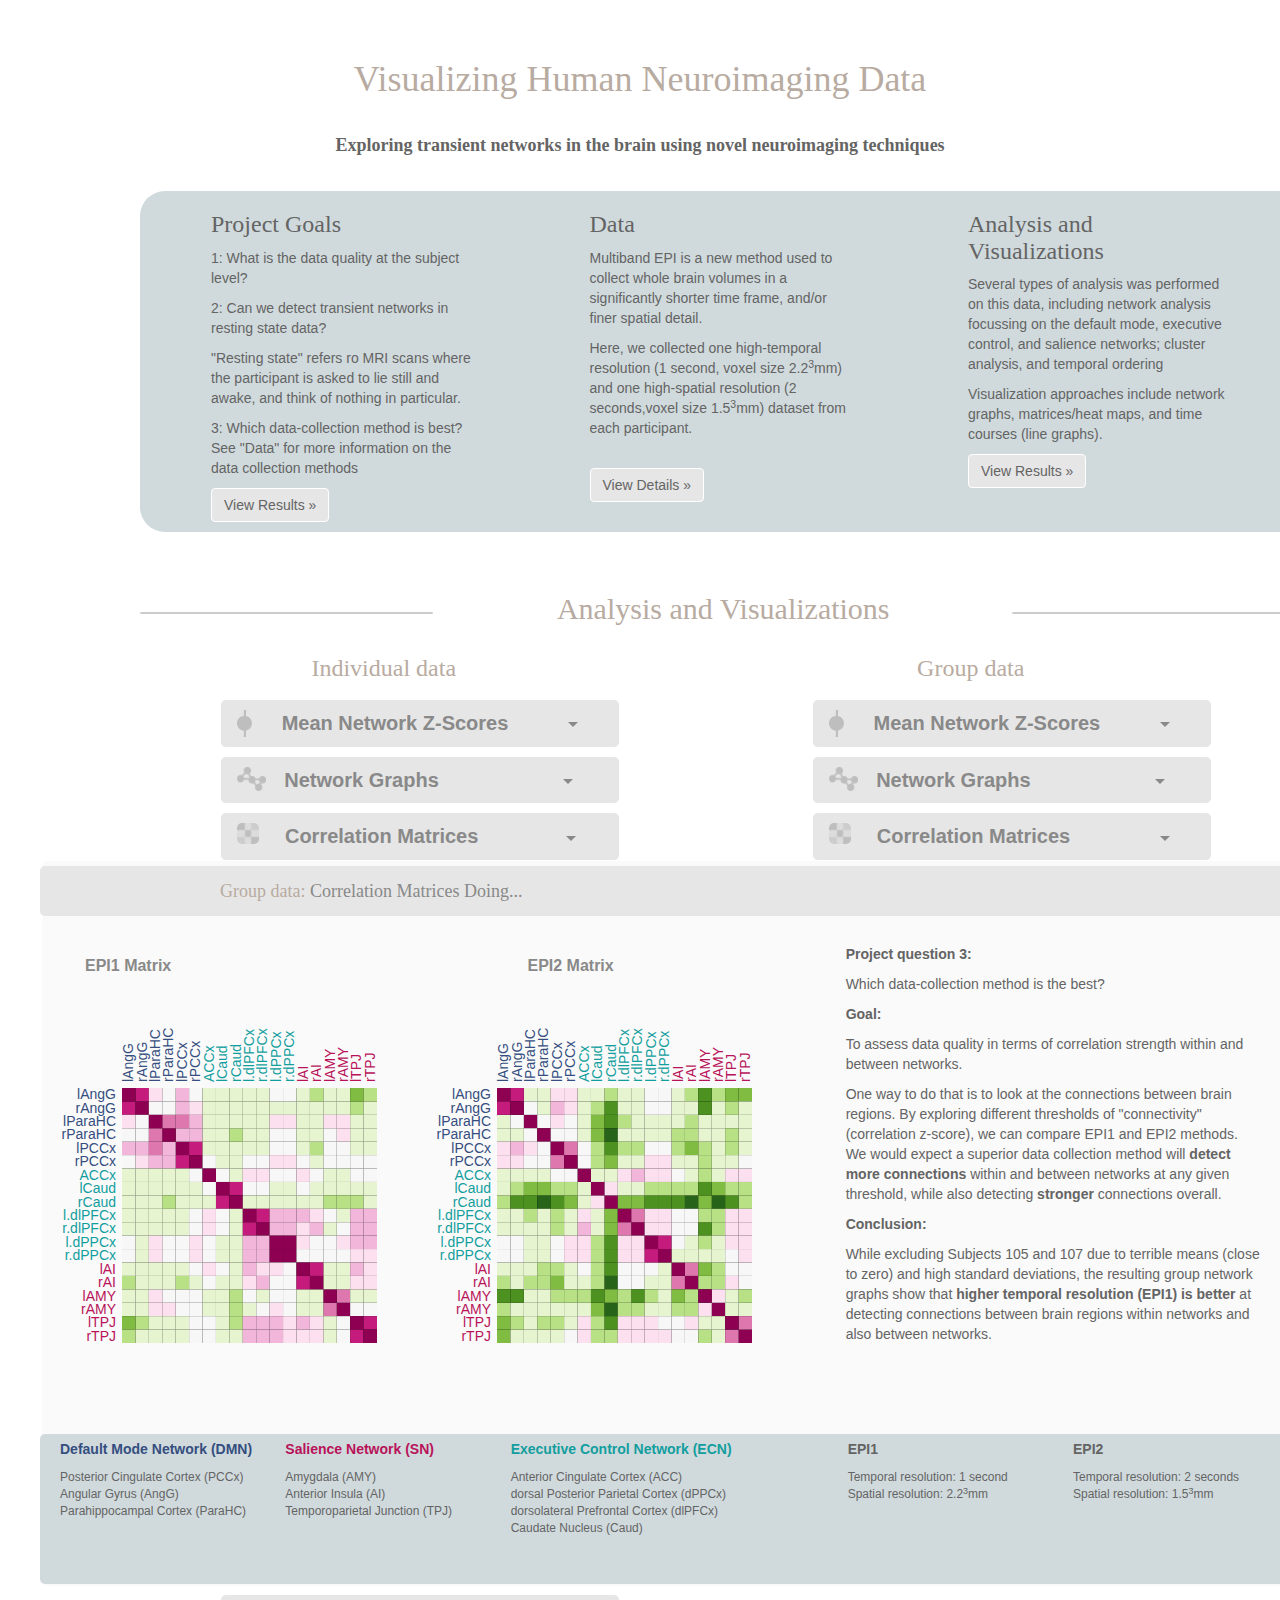
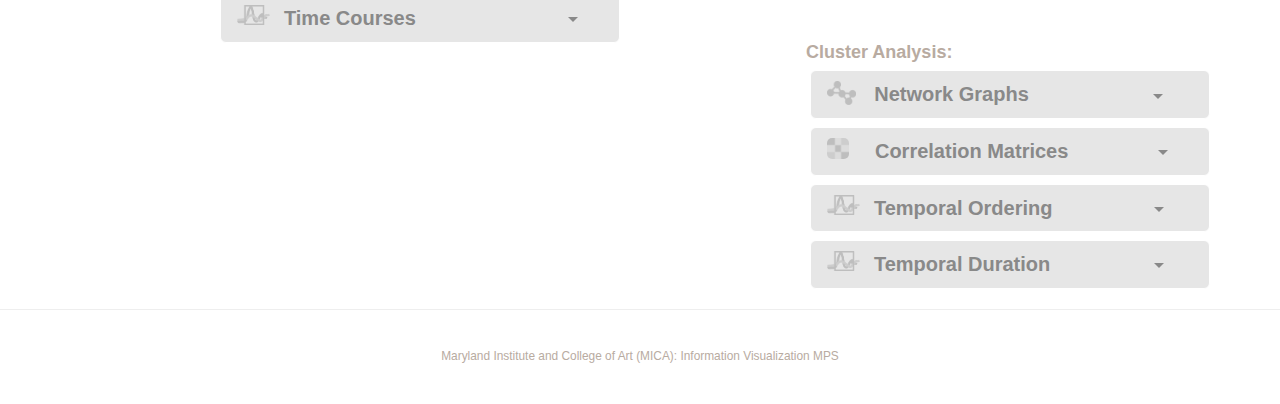
<file: index.html>
<!DOCTYPE html>
<html lang="en">
  <head>
      <meta charset="utf-8">
      <meta name="viewport" content="width=device-width, initial-scale=1.0">
        <link href="css/bootstrap.min.css" rel="stylesheet">
        <link type="text/css" rel="stylesheet" href="custom.css"/>
        <!-- // <script src="https://code.jquery.com/jquery-latest.min.js"></script> -->
        <script src="js/jQuery_v1.11.1.js"></script>
        <script src="js/bootstrap.min.js"></script>
        <!-- // <script src="js/Respond.min.js"></script> -->
        <script type="text/javascript" src="d3/d3.js"></script>
        <script type="text/javascript" src="d3/d3.tip.js"></script> <!-- from http://labratrevenge.com/d3-tip/javascripts/d3.tip.v0.6.3.js -->
    <title>Neuroimaging visualization</title>
  </head>
  <body>
      <div class="container-fluid">
        <!-- row 1 HEADER LOGO AND PAGE TITLE SUBTITLE -->
            <header class="row">
                <div class="col-lg-12" class="intro">
                    <h1>Visualizing Human Neuroimaging Data</h1>
                    <h4><strong>Exploring transient networks in the brain using novel neuroimaging techniques</strong></h4>
                </div>               
            </header>
        </div> <!-- Close container -->
            
        <!-- row 2 LANDING PAGE: PROJECT, DATA, ANALYSIS AND VISUALIZATIONS BRIEF INTRO INFO -->      
        <div class="container" style="margin-left:10em">
      <!-- Row of columns -->
            <div class="row" style="background-color:#D0DADD;" id="jumbo">
                <div class="col-sm-3" style="margin-left: 4em">
                    <h3>Project Goals</h3>
                    <p>1: What is the data quality at the subject level?</p>
                    <p>2: Can we detect transient networks in resting state data?</p>
                    <p>"Resting state" refers ro MRI scans where the participant is asked to lie still and awake, and think of nothing in particular.</p>
                    <p>3: Which data-collection method is best? See "Data" for more information on the data collection methods</p>
                    <p><a class="btn btn-default" href="#data_link" role="button">View Results &raquo;</a></p>
                </div>
                <div class="col-sm-3" style="margin-left: 6em">
                    <h3>Data</h3>
                    <p>Multiband EPI is a new method used to collect whole brain volumes in a significantly shorter time frame, and/or finer spatial detail.</p>
                    <p>Here, we collected one high-temporal resolution (1 second, voxel size 2.2<sup>3</sup>mm) and one high-spatial resolution (2 seconds,voxel size 1.5<sup>3</sup>mm) dataset from each participant.</p>
                    <br>
                    <p><a class="btn btn-default" href="#" role="button">View Details &raquo;</a></p>
                </div>
                <div class="col-sm-3" style="margin-left: 6em">
                    <h3>Analysis and Visualizations</h3>
                    <p>Several types of analysis was performed on this data, including network analysis focussing on the default mode, executive control, and salience networks; cluster analysis, and temporal ordering</p>
                    <p>Visualization approaches include network graphs, matrices/heat maps, and time courses (line graphs).</p>
                    <p><a class="btn btn-default" href="#data_link" role="button">View Results &raquo;</a></p>
                </div>
            </div>
        </div><!-- Close Container 2 -->

        <!-- row 3 ANALYSIS AND VISUALIZATIONS -->  
        <div class="container" style="margin-left:10em">
            <div class="row">
              <div class="col-md-3" style="height: 2px; background-color: #ccc; margin-top:80px"></div>
              <h2 class="col-md-5" id="test" style="margin-left: 1.5em; margin-right: 1.5em">Analysis and Visualizations</h2>    
              <div class="col-md-3" style="height: 2px; background-color: #ccc; margin-top:80px"></div>            
            </div>
        </div> <!-- close 3 Header containing -->



        <!-- row 4 INDIVIDUAL and GROUP data subheadings -->
        <div class="container" style="margin-left:10em">
            <div class="row">
                <div class="col-md-5"><h3 style="text-align:center; color: #B8ABA1;">Individual data</h3></div>
                <div class="col-md-5 col-md-offset-1"><h3 style="text-align:center; color: #B8ABA1">Group data</h3></div>
            </div> <!-- close row -->
        </div> <!-- Close Container 4 -->

        <!-- row 5 DATA BUTTONS -->
        <div class="container" style="margin-left:10em">
          <div class="row">

            <!-- Indi Mean z-score -->
            <button class="btn btn-info btn-lg" onclick="$('#mean-z').toggle();" style="margin-left:4em"><img src="images/mean-z.PNG" class="z-score"/><strong>Mean Network Z-Scores</strong><span class="caret" style="margin-left:3em"></span></button>
                <div id="mean-z" style="display: none">

                      <!--top banner section -->
                    <div class="row" style="margin-left: -0.5em; height: 50px; width:1350px; background: #E6E6E6">
                      <h4 style="color: #B8ABA1; font-family: Verdana; text-align: left; margin-top: 16px; margin-bottom: 16px; margin-left: 180px">Individual data: <span style="color: #898989">Mean Network Z-Scores</span></h4>
                    </div> <!-- close top banner text -->                  

                    <div id="mean-zD3" class="col-md-7"> 
                        <div class="col-sm-3" style="margin-top: 1em; margin-left:3em; margin-bottom:2em"><p style="font-size:16px; color: #898989; margin-top:0.7em; margin-left:0.5em"><strong>Select Dataset</strong></p></div>
                        <div class="col-sm-4" style="margin-top: 1.5em" class="dropdown">
                            <!--<button class="btn btn-default dropdown-toggle" type="button" id="dataList" data-toggle="dropdown"><img src="images/mean-z.PNG" class="selectDataset"/><strong>EPI1</strong><span class="caret" style="margin-left:0.5em"></span></button>-->
                            <p><img src="images/mean-z.PNG" class="selectDataset"/>EPI1
                              <select id="EPI1">
                                <option selected="selected" value="js/mean-z/EPI1_101.json" class="data">Subject 101</option>
                                <option value="js/mean-z/EPI1_102.json" class="data">Subject 102</option>
                                <option value="js/mean-z/EPI1_103.json" class="data">Subject 103</option>
                                <option value="js/mean-z/EPI1_104.json" class="data">Subject 104</option>
                                <option value="js/mean-z/EPI1_105.json" class="data">Subject 105</option>
                                <option value="js/mean-z/EPI1_106.json" class="data">Subject 106</option>
                                <option value="js/mean-z/EPI1_107.json" class="data">Subject 107</option>
                                <option value="js/mean-z/EPI1_108.json" class="data">Subject 108</option>
                                <option value="js/mean-z/EPI1_109.json" class="data">Subject 109</option>
                                <option value="js/mean-z/EPI1_110.json" class="data">Subject 110</option>
                                <option value="js/mean-z/EPI1_111.json" class="data">Subject 111</option>
                                <option value="js/mean-z/EPI1_112.json" class="data">Subject 112</option>
                              </select>
                            </p>  
                        </div><!--end dropdown EPI1-->

                        <div class="col-sm-4" style="margin-top: 1.5em" class="dropdown">
                            <!--<button class="btn btn-default dropdown-toggle" type="button" id="dataList" data-toggle="dropdown"><img src="images/sq_symbol.PNG" class="selectDataset"/><strong>EPI2</strong><span class="caret" style="margin-left:0.5em"></span></button>-->
                            <p><img src="images/sq_symbol.PNG" class="selectDataset"/>EPI2
                              <select id="EPI2">
                                <option selected="selected" value="js/mean-z/EPI2_101.json" class="data">Subject 101</option>
                                <option value="js/mean-z/EPI2_102.json" class="data">Subject 102</option>
                                <option value="js/mean-z/EPI2_103.json" class="data">Subject 103</option>
                                <option value="js/mean-z/EPI2_104.json" class="data">Subject 104</option>
                                <option value="js/mean-z/EPI2_105.json" class="data">Subject 105</option>
                                <option value="js/mean-z/EPI2_106.json" class="data">Subject 106</option>
                                <option value="js/mean-z/EPI2_107.json" class="data">Subject 107</option>
                                <option value="js/mean-z/EPI2_108.json" class="data">Subject 108</option>
                                <option value="js/mean-z/EPI2_109.json" class="data">Subject 109</option>
                                <option value="js/mean-z/EPI2_110.json" class="data">Subject 110</option>
                                <option value="js/mean-z/EPI2_111.json" class="data">Subject 111</option>
                                <option value="js/mean-z/EPI2_112.json" class="data">Subject 112</option>
                              </select>
                            </p>
                        </div><!--end dropdown EPI2-->

                           
                    </div> <!-- end d3 div -->
                    
                    <div class="col-md-4" style="margin-right:5em; margin-top:2em"> <!-- right text-->
                        <p><strong>Project questions 1:</strong></p>
                        <p>What is the data quality at the subject level?</p>
                        <p><strong>Goal:</strong></p>
                        <p>To assess data quality in terms of correlation strength and variance within each network.</p>
                        <p>Higher mean values indicates that the brain regions comprising that network are communicating well with each other.</p>
                        <p>Higher standard deviation values (longer lines) means that there is more variance within the network. This could be due to misplaced network nodes, preprocessing errors, excess motion by that subject, or that the regions comprising the network are genuinly not communicating well with each other.</p>
                        <p><strong>Conclusion:</strong></p>
                        <p>Subjects 105 and 107 had low means (closer to zero) and high standard deviations. Repositioning the nodes did not improve the outcome. Therefore these subjects' data were excluded from Group analysis for both EPI1 and EPI2.</p>
                      </div> <!-- close right-side column for project question, goals, and conclusions -->
                      
                      <!--bottom section -->
                      <div class="row" style="margin-top:35em; margin-left: -0.5em; height: 140px; width:1350px; padding: 5px; background: #D0DADD">
                         
                         <div class="col-sm-2">
                          <p style="color:#354e7f"><strong>Default Mode Network (DMN)</strong></p>
                          <p class="bottomText">Posterior Cingulate Cortex</p>
                          <p class="bottomText">Angular Gyrus</p>
                          <p class="bottomText">Parahippocampal Cortex</p>
                         </div>
                        <div class="col-sm-2">
                          <p style="color:#b81359;"><strong>Salience Network (SN)</strong></p>
                          <p class="bottomText">Amygdala</p>
                          <p class="bottomText">Anterior Insula</p>
                          <p class="bottomText">Temporoparietal Junction</p>
                         </div>
                         <div class="col-sm-3">
                          <p style="color:#139e9e"><strong>Executive Control Network (ECN)</strong></p>
                          <p class="bottomText">Anterior Cingulate Cortex</P>
                          <p class="bottomText">dorsal Posterior Parietal Cortex</p>
                          <p class="bottomText">dorsolateral Prefrontal Cortex</p>
                          <p class="bottomText">Caudate Nucleus</p>
                         </div>

                         <div class="col-sm-2 ">
                          <p><strong>EPI1</strong></p>
                          <p class="bottomText">Temporal resolution: 1 second</p>
                          <p class="bottomText">Spatial resolution: 2.2<sup>3</sup>mm</p>
                         </div>
                         <div class="col-sm-2">
                          <p><strong>EPI2</strong></p>
                          <p class="bottomText">Temporal resolution: 2 seconds</p>
                          <p class="bottomText">Spatial resolution: 1.5<sup>3</sup>mm</p>
                         </div>
                      </div> <!-- close legend text at bottom of means network z-scores page -->
                </div> <!-- close div id="mean-z" -->

            <!-- Gr mean z-score -->
            <button class="btn btn-info btn-lg" onclick="$('#mean-zGr').toggle();" style="margin-left:9em"><img src="images/mean-z.PNG" class="z-score"/><strong>Mean Network Z-Scores</strong><span class="caret" style="margin-left:3em"></span></button>
                <div id="mean-zGr" style="display: none"><!-- enter d3 bit here -->

                      <!--top banner section -->
                    <div class="row" style="margin-left: -0.5em; height: 50px; width:1350px; background: #E6E6E6">
                      <h4 style="color: #B8ABA1; font-family: Verdana; text-align: left; margin-top: 16px; margin-bottom: 16px; margin-left: 180px">Group data: <span style="color: #898989">Mean Network Z-Scores</span></h4>
                    </div> <!-- close top banner text -->                  

                    <div id="mean-zGrD3" class="col-md-7"> 
                        <div class="col-sm-3" style="margin-top: 2em; margin-left:7em; margin-bottom:2em"><p style="font-size:16px; color: #898989; margin-top:0.7em; margin-left:0.5em"><strong>Chart Key</strong></p></div>
                        <div class="col-sm-2" style="margin-top: 2em" class="dropdown">
                            <!--<button class="btn btn-default" id="dataList">--><img style="margin-top:0.7em;" src="images/mean-z.PNG" id="selectDataset"/><p style="font-size:16px; color: #898989; margin-top:0.7em; margin-left:0.5em"><strong>EPI1</strong></span></p><!--</button>-->
                        </div><!--end dropdown EPI1-->

                        <div class="col-sm-2" style="margin-top: 2em" class="dropdown">
                            <!--<button class="btn btn-default dropdown-toggle" type="button" id="dataList" data-toggle="dropdown">--><img style="margin-top:0.7em;" src="images/sq_symbol.PNG" id="selectDataset"/><p style="font-size:16px; color: #898989; margin-top:0.7em; margin-left:0.5em"><strong>EPI2</strong></p><!--</button>-->
                        </div><!--end dropdown EPI2-->

                        <!-- D3 Mean Group z-score chart goes here-->

                        <!--legend colors-->                        
                        <!--<div class="row" style="margin-left:18em"> 
                         <p style="color:#354e7f; margin-bottom:0em"><strong>Default Mode Network (DMN)</strong></p>
                         <p style="color:#82142f; margin-bottom:0em"><strong>Salience Network (SN)</strong></p>
                         <p style="color:#139e9e"><strong>Executive Control Network (ECN)</strong></p>
                        </div> -->
                        <!-- close legend colors-->
                    </div> <!-- end d3 div -->
                    
                    <div class="col-md-4" style="margin-right:5em; margin-top:2em"> <!-- right text-->
                        <p><strong>Project questions 3:</strong></p>
                        <p>Which data-collection method is the best?</p>
                        <p><strong>Goal:</strong></p>
                        <p>To assess data quality in terms of correlation strength within each network.</p>
                        <p>Higher mean values indicates that the brain regions comprising that network are communicating well with each other.</p>
                        <p>Higher standard deviation values (longer lines) means that there is more variance within the network, and that brain regions
                          comprising the network are not communicating well with each other.</p>
                        <p><strong>Conclusion:</strong></p>
                        <p>While excluding Subjects 105 and 107 due to low means (close to zero) with high standard deviations, the resulting group means and standard deviations suggest that higher temporal resolution (EPI1) is better at capturing connectivity within these networks.</p>
                    </div> <!-- close right-side column for project question, goals, and conclusions -->
                      
                      <!--bottom section -->
                    <div class="row" style="margin-top:35em; margin-left: -0.5em; height: 140px; width:1350px; padding: 5px; background: #D0DADD">
                       <div class="col-sm-2">
                        <p style="color:#354e7f"><strong>Default Mode Network (DMN)</strong></p>
                        <p class="bottomText">Posterior Cingulate Cortex</p>
                        <p class="bottomText">Angular Gyrus</p>
                        <p class="bottomText">Parahippocampal Cortex</p>
                       </div>
                       <div class="col-sm-2">
                        <p style="color:#b81359;"><strong>Salience Network (SN)</strong></p>
                        <p class="bottomText">Amygdala</p>
                        <p class="bottomText">Anterior Insula</p>
                        <p class="bottomText">Temporoparietal Junction</p>
                       </div>
                       <div class="col-sm-3">
                        <p style="color:#139e9e"><strong>Executive Control Network (ECN)</strong></p>
                        <p class="bottomText">Anterior Cingulate Cortex</P>
                        <p class="bottomText">dorsal Posterior Parietal Cortex</p>
                        <p class="bottomText">dorsolateral Prefrontal Cortex</p>
                        <p class="bottomText">Caudate Nucleus</p>
                       </div>
                       <div class="col-sm-2 ">
                        <p><strong>EPI1</strong></p>
                        <p class="bottomText">Temporal resolution: 1 second</p>
                        <p class="bottomText">Spatial resolution: 2.2<sup>3</sup>mm</p>
                       </div>
                       <div class="col-sm-2">
                        <p><strong>EPI2</strong></p>
                        <p class="bottomText">Temporal resolution: 2 seconds</p>
                        <p class="bottomText">Spatial resolution: 1.5<sup>3</sup>mm</p>
                       </div>
                    </div> <!-- close legend text at bottom of means network z-scores page -->
                </div> <!-- close div id="mean-zGR" -->


            <!-- Indi network -->
            <button class="btn btn-info btn-lg" onclick="$('#network').toggle();" style="margin-left:4em"><img src="images/network.PNG" class="network"/><strong>Network Graphs</strong><span class="caret" style="margin-left:6.2em"></span></button>
                <div id="network" style="display: none; float:left">

                      <!--top banner section -->
                    <div class="row" style="margin-left: -0.5em; height: 50px; width:1350px; background: #E6E6E6">
                      <h4 style="color: #B8ABA1; font-family: Verdana; text-align: left; margin-top: 16px; margin-bottom: 16px; margin-left: 180px">Individual data: <span style="color: #898989">Network Graphs To Do</span></h4>
                    </div> <!-- close top banner text --> 

                    <div id="networkD3" class="col-md-7"> 
                        <div class="col-sm-3" style="margin-top: 0.5em; margin-left:3em; margin-bottom:0em"><p style="font-size:16px; color: #898989; margin-top:0.7em; margin-left:0.5em"><strong>Select Dataset</strong></p></div>
                        <div class="col-sm-4" style="margin-top: 0.5em" class="dropdown">
                            <!--<button class="btn btn-default dropdown-toggle" type="button" id="dataList" data-toggle="dropdown"><img src="images/mean-z.PNG" class="selectDataset"/><strong>EPI1</strong><span class="caret" style="margin-left:0.5em"></span></button>-->
                            <p><img src="images/mean-z.PNG" class="selectDataset"/>EPI1
                              <select id="EPI1">
                                <option selected="selected" value="js/network/EPI1_101_network.json" class="data">Subject 101</option>
                                <option value="js/network/EPI1_102_network.json" class="data">Subject 102</option>
                                <option value="js/network/EPI1_103_network.json" class="data">Subject 103</option>
                                <option value="js/network/EPI1_104_network.json" class="data">Subject 104</option>
                                <option value="js/network/EPI1_105_network.json" class="data">Subject 105</option>
                                <option value="js/network/EPI1_106_network.json" class="data">Subject 106</option>
                                <option value="js/network/EPI1_107_network.json" class="data">Subject 107</option>
                                <option value="js/network/EPI1_108_network.json" class="data">Subject 108</option>
                                <option value="js/network/EPI1_109_network.json" class="data">Subject 109</option>
                                <option value="js/network/EPI1_110_network.json" class="data">Subject 110</option>
                                <option value="js/network/EPI1_111_network.json" class="data">Subject 111</option>
                                <option value="js/network/EPI1_112_network.json" class="data">Subject 112</option>
                              </select>
                            </p>  
                        </div><!--end dropdown EPI1-->

                        <div class="col-sm-4" style="margin-top: 0.5em" class="dropdown">
                            <!--<button class="btn btn-default dropdown-toggle" type="button" id="dataList" data-toggle="dropdown"><img src="images/sq_symbol.PNG" class="selectDataset"/><strong>EPI2</strong><span class="caret" style="margin-left:0.5em"></span></button>-->
                            <p><img src="images/sq_symbol.PNG" class="selectDataset"/>EPI2
                              <select id="EPI2">
                                <option selected="selected" value="js/network/EPI2_101_network.json" class="data">Subject 101</option>
                                <option value="js/network/EPI2_102_network.json" class="data">Subject 102</option>
                                <option value="js/network/EPI2_103_network.json" class="data">Subject 103</option>
                                <option value="js/network/EPI2_104_network.json" class="data">Subject 104</option>
                                <option value="js/network/EPI2_105_network.json" class="data">Subject 105</option>
                                <option value="js/network/EPI2_106_network.json" class="data">Subject 106</option>
                                <option value="js/network/EPI2_107_network.json" class="data">Subject 107</option>
                                <option value="js/network/EPI2_108_network.json" class="data">Subject 108</option>
                                <option value="js/network/EPI2_109_network.json" class="data">Subject 109</option>
                                <option value="js/network/EPI2_110_network.json" class="data">Subject 110</option>
                                <option value="js/network/EPI2_111_network.json" class="data">Subject 111</option>
                                <option value="js/network/EPI2_112_network.json" class="data">Subject 112</option>
                              </select>
                            </p>
                        </div><!--end dropdown EPI2-->

                           
                    </div> <!-- end d3 div -->
                    
                    <div class="col-md-4" style="margin-right:5em; margin-top:2em"> <!-- right text-->
                        <p><strong>Project questions 1:</strong></p>
                        <p>What is the data quality at the subject level?</p>
                        <p><strong>Goal:</strong></p>
                        <p>To assess data quality in terms of correlation strength within and between networks.</p>
                        <p>One way to do that is to look at the connections between brain regions. By exploring different thresholds of "connectivity" (correlation z-score), we can compare EPI1 and EPI2 methods. We would expect a superior data collection method will <strong>detect more connections</strong> within and between networks at any given threshold, while also detecting <strong>stronger </strong> connections overall.</p>
                        <p><strong>Conclusion:</strong></p>
                        <p>While excluding Subjects 105 and 107 due to terrible means (close to zero) and high standard deviations, the resulting group network graphs show that <strong>higher temporal resolution (EPI1) is better </strong>at detecting connections between brain regions within networks and also between networks.</p>
                      </div> <!-- close right-side column for project question, goals, and conclusions -->
                      
                      <!--bottom section -->
                      <div class="row" style="margin-top:37em; margin-left: -0.5em; height: 140px; width:1350px; padding: 5px; background: #D0DADD">
                         
                         <div class="col-sm-2">
                          <p style="color:#354e7f"><strong>Default Mode Network (DMN)</strong></p>
                          <p class="bottomText">Posterior Cingulate Cortex</p>
                          <p class="bottomText">Angular Gyrus</p>
                          <p class="bottomText">Parahippocampal Cortex</p>
                         </div>
                        <div class="col-sm-2">
                          <p style="color:#b81359;"><strong>Salience Network (SN)</strong></p>
                          <p class="bottomText">Amygdala</p>
                          <p class="bottomText">Anterior Insula</p>
                          <p class="bottomText">Temporoparietal Junction</p>
                         </div>
                         <div class="col-sm-3">
                          <p style="color:#139e9e"><strong>Executive Control Network (ECN)</strong></p>
                          <p class="bottomText">Anterior Cingulate Cortex</P>
                          <p class="bottomText">dorsal Posterior Parietal Cortex</p>
                          <p class="bottomText">dorsolateral Prefrontal Cortex</p>
                          <p class="bottomText">Caudate Nucleus</p>
                         </div>

                         <div class="col-sm-2 ">
                          <p><strong>EPI1</strong></p>
                          <p class="bottomText">Temporal resolution: 1 second</p>
                          <p class="bottomText">Spatial resolution: 2.2<sup>3</sup>mm</p>
                         </div>
                         <div class="col-sm-2">
                          <p><strong>EPI2</strong></p>
                          <p class="bottomText">Temporal resolution: 2 seconds</p>
                          <p class="bottomText">Spatial resolution: 1.5<sup>3</sup>mm</p>
                         </div>
                      </div> <!-- close legend text at bottom of individual networks page -->
                    <!-- enter d3 bit here -->
                </div> <!-- end id="network" div-->


            <!-- Gr Network -->
            <button class="btn btn-info btn-lg" onclick="$('#networkGr').toggle();" style="margin-left:9em"><img src="images/network.PNG" class="network"/><strong>Network Graphs</strong><span class="caret" style="margin-left:6.2em"></span></button>
                <div id="networkGr" style="display: none">

                      <!--top banner section -->
                    <div class="row" style="margin-left: -0.5em; height: 50px; width:1350px; background: #E6E6E6">
                      <h4 style="color: #B8ABA1; font-family: Verdana; text-align: left; margin-top: 16px; margin-bottom: 16px; margin-left: 180px">Group data: <span style="color: #898989">Network Graphs</span></h4>
                    </div> <!-- close top banner text -->                  

                    <!-- enter d3 bit here -->
                    <div id="networkGrD3" class="col-md-7"> 
                        <div class="col-sm-4" style="margin-top: 1em">
                          <p style="font-size:16px; color: #898989; margin-top:0.7em; margin-left:0.5em"><strong>EPI1 Group Network</strong></p>
                          <p><label for "weight" style="display: inline-block; width: 240px; text-align:left">Connectivity strength:<span id="weight1-value"></span></label><input type="range" min="0" max="1" step="0.01" value="0.3" id="weight1"></p>
                        </div>
                        <div class="col-sm-3"><!--spacer div--></div>

                        <div class="col-sm-4" style="margin-top:1em; margin-bottom:0em">
                          <p style="font-size:16px; color: #898989; margin-top:0.7em; margin-left:0.5em"><strong>EPI2 Group Network</strong></p>
                          <p><label for "weight" style="display: inline-block; width: 240px; text-align:left">Connectivity strength:<span id="weight2-value"></span></label><input type="range" min="0" max="1" step="0.01" value="0.3" id="weight2"></p>
                        </div><!--end network title-->

                        <!-- D3 Mean GROUP NETWORK chart goes here-->

                        <!--legend colors--> <!-- close legend colors-->
                    </div> <!-- end d3 div  #networkGrD3 -->

                    <div class="col-md-4" style="margin-right:0em; margin-top:2em"> <!-- right text-->
                        <p><strong>Project question 3:</strong></p>
                        <p>Which data-collection method is the best?</p>
                        <p><strong>Goal:</strong></p>
                        <p>To assess data quality in terms of correlation strength within and between networks.</p>
                        <p>One way to do that is to look at the connections between brain regions. By exploring different thresholds of "connectivity" (correlation z-score), we can compare EPI1 and EPI2 methods. We would expect a superior data collection method will <strong>detect more connections</strong> within and between networks at any given threshold, while also detecting <strong>stronger </strong> connections overall.</p>
                        <p><strong>Conclusion:</strong></p>
                        <p>While excluding Subjects 105 and 107 due to terrible means (close to zero) and high standard deviations, the resulting group network graphs show that <strong>higher temporal resolution (EPI1) is better </strong>at detecting connections between brain regions within networks and also between networks.</p>
                    </div> <!-- close right-side column for project question, goals, and conclusions -->
                      
                      <!--bottom section -->
                    <div class="row" style="margin-top:37em; margin-left: -0.5em; height: 150px; width:1350px; padding: 5px; background: #D0DADD">
                       <div class="col-sm-2">
                        <p style="color: #354e7f"><strong>Default Mode Network (DMN)</strong></p>
                        <p class="bottomText">Posterior Cingulate Cortex (PCCx)</p>
                        <p class="bottomText">Angular Gyrus (AngG)</p>
                        <p class="bottomText">Parahippocampal Cortex (ParaHC)</p>
                       </div>
                       <div class="col-sm-2">
                        <p style="color:#b81359" ><strong>Salience Network (SN)</strong></p>
                        <p class="bottomText">Amygdala (AMY)</p>
                        <p class="bottomText">Anterior Insula (AI)</p>
                        <p class="bottomText">Temporoparietal Junction (TPJ)</p>
                       </div>
                       <div class="col-sm-3">
                        <p style="color:#139e9e"><strong>Executive Control Network (ECN)</strong></p>
                        <p class="bottomText">Anterior Cingulate Cortex (ACC)</P>
                        <p class="bottomText">dorsal Posterior Parietal Cortex (dPPCx)</p>
                        <p class="bottomText">dorsolateral Prefrontal Cortex (dlPFCx)</p>
                        <p class="bottomText">Caudate Nucleus (Caud)</p>
                       </div>
                      <div class="col-sm-2">
                        <p><strong>EPI1</strong></p>
                        <p class="bottomText">Temporal resolution: 1 second</p>
                        <p class="bottomText">Spatial resolution: 2.2<sup>3</sup>mm</p>
                      </div>
                     <div class="col-sm-2">
                        <p><strong>EPI2</strong></p>
                        <p class="bottomText">Temporal resolution: 2 seconds</p>
                        <p class="bottomText">Spatial resolution: 1.5<sup>3</sup>mm</p>
                      </div>
                    </div> <!-- close legend text at bottom of Group networks page -->
                </div> <!-- close div id="networkGrD3" -->  



            <!-- Indi Correlation matrix -->
            <button class="btn btn-info btn-lg" onclick="$('#corrmat').toggle();" style="margin-left:4em"><img src="images/matrix.PNG" class="matrix"/><strong>Correlation Matrices</strong><span class="caret" style="margin-left:4.4em"></span></button>
                <div id="corrmat" style="display: none">

                      <!--top banner section -->
                    <div class="row" style="margin-left: -0.5em; height: 50px; width:1350px; background: #E6E6E6">
                      <h4 style="color: #B8ABA1; font-family: Verdana; text-align: left; margin-top: 16px; margin-bottom: 16px; margin-left: 180px">Individual data: <span style="color: #898989">Correlation Matrices To Do</span></h4>
                    </div> <!-- close top banner text -->                  

                    <!-- enter d3 bit here -->
                </div>



            <!-- Gr Correlation Matrix -->
            <button class="btn btn-info btn-lg" onclick="$('#corrmatGr').toggle();" style="margin-left:9em"><img src="images/matrix.PNG" class="matrix"/><strong>Correlation Matrices</strong><span class="caret" style="margin-left:4.5em"></span></button>
                <div id="corrmatGr" style="display: block">
                      <!--top banner section -->
                    <div class="row" style="margin-left: -0.5em; height: 50px; width:1350px; background: #E6E6E6">
                      <h4 style="color: #B8ABA1; font-family: Verdana; text-align: left; margin-top: 16px; margin-bottom: 16px; margin-left: 180px">Group data: <span style="color: #898989">Correlation Matrices Doing...</span></h4>
                    </div> <!-- close top banner text -->                  

                <!-- enter d3 bit here -->
                    <div id="corrmatGrD3" class="col-md-7"> 
                        <div class="col-sm-4" style="margin-top: 2em"><p style="font-size:16px; color: #898989; margin-top:0.7em; margin-left:0.5em"><strong>EPI1 Matrix</strong></p></div>
                        <div class="col-sm-3"><!--spacer div--></div>

                        <div class="col-sm-4" style="margin-top: 2em"><p style="font-size:16px; color: #898989; margin-top:0.7em; margin-left:0.5em"><strong>EPI2 Matrix</strong></p></div><!--end network title-->

                        <!-- D3 CORRMAT GROUP (adjacency matrix) chart goes here-->

                    </div> <!-- end d3 div  #corrmatGrD3 -->

                    <div class="col-md-4" style="margin-right:0em; margin-top:2em"> <!-- right text-->
                        <p><strong>Project question 3:</strong></p>
                        <p>Which data-collection method is the best?</p>
                        <p><strong>Goal:</strong></p>
                        <p>To assess data quality in terms of correlation strength within and between networks.</p>
                        <p>One way to do that is to look at the connections between brain regions. By exploring different thresholds of "connectivity" (correlation z-score), we can compare EPI1 and EPI2 methods. We would expect a superior data collection method will <strong>detect more connections</strong> within and between networks at any given threshold, while also detecting <strong>stronger </strong> connections overall.</p>
                        <p><strong>Conclusion:</strong></p>
                        <p>While excluding Subjects 105 and 107 due to terrible means (close to zero) and high standard deviations, the resulting group network graphs show that <strong>higher temporal resolution (EPI1) is better </strong>at detecting connections between brain regions within networks and also between networks.</p>
                    </div> <!-- close right-side column for project question, goals, and conclusions -->
                      
                      <!--bottom section -->
                    <div class="row" style="margin-top:37em; margin-left: -0.5em; height: 150px; width:1350px; padding: 5px; background: #D0DADD">
                       <div class="col-sm-2">
                        <p style="color: #354e7f"><strong>Default Mode Network (DMN)</strong></p>
                        <p class="bottomText">Posterior Cingulate Cortex (PCCx)</p>
                        <p class="bottomText">Angular Gyrus (AngG)</p>
                        <p class="bottomText">Parahippocampal Cortex (ParaHC)</p>
                       </div>
                       <div class="col-sm-2">
                        <p style="color:#b81359" ><strong>Salience Network (SN)</strong></p>
                        <p class="bottomText">Amygdala (AMY)</p>
                        <p class="bottomText">Anterior Insula (AI)</p>
                        <p class="bottomText">Temporoparietal Junction (TPJ)</p>
                       </div>
                       <div class="col-sm-3">
                        <p style="color:#139e9e"><strong>Executive Control Network (ECN)</strong></p>
                        <p class="bottomText">Anterior Cingulate Cortex (ACC)</P>
                        <p class="bottomText">dorsal Posterior Parietal Cortex (dPPCx)</p>
                        <p class="bottomText">dorsolateral Prefrontal Cortex (dlPFCx)</p>
                        <p class="bottomText">Caudate Nucleus (Caud)</p>
                       </div>
                      <div class="col-sm-2">
                        <p><strong>EPI1</strong></p>
                        <p class="bottomText">Temporal resolution: 1 second</p>
                        <p class="bottomText">Spatial resolution: 2.2<sup>3</sup>mm</p>
                      </div>
                     <div class="col-sm-2">
                        <p><strong>EPI2</strong></p>
                        <p class="bottomText">Temporal resolution: 2 seconds</p>
                        <p class="bottomText">Spatial resolution: 1.5<sup>3</sup>mm</p>
                      </div>                
                    </div> <!-- close legend text at bottom of Group networks page -->
                </div> <!-- close div id="corrmatGr" --> 



            <!-- Indi Time Courses -->
            <button class="btn btn-info btn-lg" onclick="$('#tc').toggle();" style="margin-left:4em"><img src="images/lines.PNG" class="lines"/><strong>Time Courses</strong><span class="caret" style="margin-left:7.6em"></span></button>
                <div id="tc" style="display: none">
                      <!--top banner section -->
                    <div class="row" style="margin-left: -0.5em; height: 50px; width:1350px; background: #E6E6E6">
                      <h4 style="color: #B8ABA1; font-family: Verdana; text-align: left; margin-top: 16px; margin-bottom: 16px; margin-left: 180px">Individual data: <span style="color: #898989">Time Courses To Do</span></h4>
                    </div> <!-- close top banner text -->                  

                    <!-- enter d3 bit here -->
                </div>                    
          </div> <!-- end row -->

          <div class="row"> <!-- new row within container for cluster analysis -->
            
            <!-- Group only: Cluster Analysis -->
            <h4 id="clust-head"><strong>Cluster Analysis:</strong></h4>


            <button class="btn btn-info btn-lg" onclick="$('#networkClust').toggle();" style="margin-left:33.5em"><img src="images/network.PNG" class="network"/><strong>Network Graphs</strong><span class="caret" style="margin-left:6.2em"></span></button>
                <div id="networkClust" style="display: none">

                      <!--top banner section -->
                    <div class="row" style="margin-left: -0.5em; height: 50px; width:1350px; background: #E6E6E6">
                      <h4 style="color: #B8ABA1; font-family: Verdana; text-align: left; margin-top: 16px; margin-bottom: 16px; margin-left: 180px">Cluster Analysis: <span style="color: #898989">Network Graphs</span></h4>
                    </div> <!-- close top banner text -->                  
                  
                <!-- enter d3 bit here -->
                    <div id="networkClustD3" class="col-md-7"> 
                        <div class="col-sm-4" style="margin-top: 2em"><p style="font-size:16px; color: #898989; margin-top:0.7em; margin-left:0.5em"><strong>EPI1 Cluster 1</strong></p></div>
                        <div class="col-sm-3"><!--spacer div--></div>

                        <div class="col-sm-4" style="margin-top: 2em; margin-bottom: 3em"><p style="font-size:16px; color: #898989; margin-top:0.7em; margin-left:0.5em"><strong>EPI1 Cluster 2</strong></p></div><!--end network title-->

                        <!-- D3 NETWORK CLUSTER chart goes here-->

                        <!--legend colors--> <!-- close legend colors-->
                    </div> <!-- end d3 div  #networkGrD3 -->

                    <div class="col-md-4" style="margin-right:0em; margin-top:0.5em"> <!-- right text-->
                        <p><strong>Project question 2 and 3:</strong></p>
                        <p>Can we detect transient networks in resting state data?</p>
                        <p>Which data collection method is the best?</p>
                        <p><strong>Goal and Results:</strong></p>
                        <p>To identify transient networks, "clusters", "centroids", or "brain states" in grouped EPI1 and EPI2 data.</p>
                        <p>Clusters, or brain states, were identified using an unsupervised clustering algorithm <a href="http://scikit-learn.org/stable/modules/mixture.html">(Dirichlet Process Gaussian Mixture Model [DPGMM])</a>. It found that EPI1 was best divided into two clusters, or brain states, where as EPI2 only contained one cluster. Therefore, only EPI1 Cluster 1 and Cluster 2 are shown here (threshold >0.3 z-score).</p>
                        <p><strong>Conclusion:</strong></p>
                        <p>EPI1 resting state data comprises two recurring brain states over the course of nine minutes. One brain state (Cluster 1) consists of a highly connected framework where connectivity is higher between brain regions within and <em>between</em> networks. The second brain state (Cluster 2) is much less connected overall. Therefore, we are able to detect transient networks using high temporal resoution (EPI1).</p>
                    </div> <!-- close right-side column for project question, goals, and conclusions -->
                      
                      <!--bottom section -->
                    <div class="row" style="margin-top:37em; margin-left: -0.5em; height: 120px; width:1350px; padding: 5px; background: #D0DADD">
                       <div class="col-sm-3">
                        <p style="color: #354e7f"><strong>Default Mode Network (DMN)</strong></p>
                        <p class="bottomText">Posterior Cingulate Cortex (PCCx)</p>
                        <p class="bottomText">Angular Gyrus (AngG)</p>
                        <p class="bottomText">Parahippocampal Cortex (ParaHC)</p>
                       </div>
                      <div class="col-sm-3">
                        <p style="color: #b81359"><strong>Salience Network (SN)</strong></p>
                        <p class="bottomText">Amygdala (AMY)</p>
                        <p class="bottomText">Anterior Insula (AI)</p>
                        <p class="bottomText">Temporoparietal Junction (TPJ)</p>
                       </div>
                       <div class="col-sm-3">
                        <p style="color:#139e9e"><strong>Executive Control Network (ECN)</strong></p>
                        <p class="bottomText">Anterior Cingulate Cortex (ACC)</P>
                        <p class="bottomText">dorsal Posterior Parietal Cortex (dPPCx)</p>
                        <p class="bottomText">dorsolateral Prefrontal Cortex (dlPFCx)</p>
                        <p class="bottomText">Caudate Nucleus (Caud)</p>
                       </div>                       
                       <div class="col-sm-2">
                        <p><strong>EPI1</strong></p>
                        <p class="bottomText">Temporal resolution: 1 second</p>
                        <p class="bottomText">Spatial resolution: 2.2<sup>3</sup>mm</p>
                       </div>                       
                    </div> <!-- close legend text at bottom of Group networks page -->
                </div> <!-- close div id="networkClusD3" --> 
                

            <button class="btn btn-info btn-lg" onclick="$('#corrmatClust').toggle();" style="margin-left:33.5em"><img src="images/matrix.PNG" class="matrix"/><strong>Correlation Matrices</strong><span class="caret" style="margin-left:4.5em"></span></button>
                <div id="corrmatClust" style="display: none">

                      <!--top banner section -->
                    <div class="row" style="margin-left: -0.5em; height: 50px; width:1350px; background: #E6E6E6">
                      <h4 style="color: #B8ABA1; font-family: Verdana; text-align: left; margin-top: 16px; margin-bottom: 16px; margin-left: 180px">Cluster Analysis: <span style="color: #898989">Correlation Matrices</span></h4>
                    </div> <!-- close top banner text -->                  

                <!-- enter d3 bit here -->
                    <div id="corrmatClustD3" class="col-md-7"> 
                        <div class="col-sm-4" style="margin-top: 2em"><p style="font-size:16px; color: #898989; margin-top:0.7em; margin-left:0.5em"><strong>EPI1 Cluster 1</strong></p></div>
                        <div class="col-sm-3"><!--spacer div--></div>

                        <div class="col-sm-4" style="margin-top: 2em"><p style="font-size:16px; color: #898989; margin-top:0.7em; margin-left:0.5em"><strong>EPI1 Cluster 2</strong></p></div><!--end network title-->

                        <!-- D3 CORRMAT CLUSTER (adjacency matrix) chart goes here-->

                    </div> <!-- end d3 div  #corrmatClustD3 -->

                    <div class="col-md-4" style="margin-right:0em; margin-top:2em"> <!-- right text-->
                        <p><strong>Project question 2 and 3:</strong></p>
                        <p>Can we detect transient networks in resting state data?</p>
                        <p>Which data collection method is the best?</p>
                        <p><strong>Goal and Results:</strong></p>
                        <p>To identify transient networks, "clusters", "centroids", or "brain states" in grouped EPI1 and EPI2 data.</p>
                        <p>Clusters, or brain states, were identified using an unsupervised clustering algorithm <a href="http://scikit-learn.org/stable/modules/mixture.html">(Dirichlet Process Gaussian Mixture Model [DPGMM])</a>. It found that EPI1 was best divided into two clusters, or brain states, where as EPI2 only contained one cluster. Therefore, only EPI1 Cluster 1 and Cluster 2 are shown here.</p>
                        <p><strong>Conclusion:</strong></p>
                        <p>EPI1 resting state data comprises two recurring brain states over the course of nine minutes. One brain state (Cluster 1) consists of a highly connected framework where connectivity is higher (more <span style="color:#c51b7d"> pink</span>) between brain regions within and <em>between</em> networks. The second brain state (Cluster 2) is much less connected overall (more <span style="color:#4d9221"> green</span>). Therefore, we are able to detect transient networks using high temporal resoution (EPI1).</p>
                    </div> <!-- close right-side column for project question, goals, and conclusions -->
                      
                      <!--bottom section -->
                    <div class="row" style="margin-top:37em; margin-left: -0.5em; height: 120px; width:1350px; padding: 5px; background: #D0DADD">
                       <div class="col-sm-3">
                        <p style="color: #354e7f"><strong>Default Mode Network (DMN)</strong></p>
                        <p class="bottomText">Posterior Cingulate Cortex (PCCx)</p>
                        <p class="bottomText">Angular Gyrus (AngG)</p>
                        <p class="bottomText">Parahippocampal Cortex (ParaHC)</p>
                       </div>
                       <div class="col-sm-3">
                        <p style="color:#b81359 "><strong>Salience Network (SN)</strong></p>
                        <p class="bottomText">Amygdala (AMY)</p>
                        <p class="bottomText">Anterior Insula (AI)</p>
                        <p class="bottomText">Temporoparietal Junction (TPJ)</p>
                       </div>
                       <div class="col-sm-3">
                        <p style="color:#139e9e"><strong>Executive Control Network (ECN)</strong></p>
                        <p class="bottomText">Anterior Cingulate Cortex (ACC)</P>
                        <p class="bottomText">dorsal Posterior Parietal Cortex (dPPCx)</p>
                        <p class="bottomText">dorsolateral Prefrontal Cortex (dlPFCx)</p>
                        <p class="bottomText">Caudate Nucleus (Caud)</p>
                       </div>
                       <div class="col-sm-2">
                        <p><strong>EPI1</strong></p>
                        <p class="bottomText">Temporal resolution: 1 second</p>
                        <p class="bottomText">Spatial resolution: 2.2<sup>3</sup>mm</p>
                       </div>                       
                    </div> <!-- close legend text at bottom of Group networks page -->
                </div> <!-- close div id="corrmatClust" --> 

            <button class="btn btn-info btn-lg" onclick="$('#tempOrd').toggle();" style="margin-left:33.5em"><img src="images/lines.PNG" class="lines"/><strong>Temporal Ordering</strong><span class="caret" style="margin-left:5.1em"></span></button>
                <div id="tempOrd" style="display: none">

                      <!--top banner section -->
                    <div class="row" style="margin-left: -0.5em; height: 50px; width:1350px; background: #E6E6E6">
                      <h4 style="color: #B8ABA1; font-family: Verdana; text-align: left; margin-top: 16px; margin-bottom: 16px; margin-left: 180px">Cluster Analysis: <span style="color: #898989">Temporal Ordering To Do</span></h4>
                    </div> <!-- close top banner text -->                  

                <!-- enter d3 bit here -->
                </div>

            <button class="btn btn-info btn-lg" onclick="$('#tempDur').toggle();" style="margin-left:33.5em"><img src="images/lines.PNG" class="lines"/><strong>Temporal Duration</strong><span class="caret" style="margin-left:5.2em"></span></button>
                <div id="tempDur" style="display: none">

                      <!--top banner section -->
                    <div class="row" style="margin-left: -0.5em; height: 50px; width:1350px; background: #E6E6E6">
                      <h4 style="color: #B8ABA1; font-family: Verdana; text-align: left; margin-top: 16px; margin-bottom: 16px; margin-left: 180px">Cluster Analysis: <span style="color: #898989">Temporal Duration To Do </span></h4>
                    </div> <!-- close top banner text -->                  

                <!-- enter d3 bit here -->
                </div>
           </div><!-- Close row   -->
        </div> <!-- Close row 5 DATA Container -->                        
                  


                </div>
            </div>
        </div>   <!-- Close Container -->

    <!-- row # FOOTER --> 
      <hr>           
      <footer class="row">
              <p><small>Maryland Institute and College of Art (MICA): Information Visualization MPS</small></p>
      </footer>
    </div><!-- Close container -->
 
        <!-- Javascript -->

    <script type="text/javascript" src="js/indi_means.js"></script>
    <script type="text/javascript" src="js/group_means.js"></script>
    <script type="text/javascript" src="js/group_network.js"></script>
    <script type="text/javascript" src="js/group_adjmat.js"></script>
    <script type="text/javascript" src="js/cluster_network.js"></script>
    <script type="text/javascript" src="js/cluster_adjmat.js"></script>
</body>
</html>
</file>
<file: custom.css>
/* this is my custom stylesheet*/
/* palette: #5A2032 #1B1321 #C8B286 #B8ABA1 #B44D48  */

div {
	border-radius: 5px;
	margin-right: 2px;
}
	
/*header > div {
	z-index:1;
	position: fixed;
	width: 97.5%;
	/*background-color: rgb(91, 37, 54);*/
/*	margin-bottom: 10px;
}*/
	
img {
	width: 12%;
	height: 12%;
	float: left;
	border-radius: 5px;
	margin-top: 5px;
}
 /*  Pictures in buttons */
.z-score {

	width: 4%;
	height: 4%;
	margin-right: 1.5em;
	margin-top: 0em;
}
.matrix {
	width: 6%;
	height: 6%;
	margin-right: 1.3em;
	margin-top: 0em;
}

.network {
	width: 8%;
	height: 8%;
	margin-right: 0.9em;
	margin-top: 0em;
}

.lines {
	width: 9%;
	height: 9%;
	margin-right: 0.7em;
	margin-top: 0em;
}

.selectDataset {
	width: 8%;
	height: 8%;
	margin-right: 0.8em;
	margin-top: 0em;
}

#selectDataset {
	width: 15%;
	height: 15%;
	margin-right: 0.8em;
	margin-top: 0em;
}

.dataList {
	color: #646464;
	font-size: 20px;
	font-family: Verdana, sans-serif;
}
/***** Jumbo landing page bit */

#jumbo {
    border-radius: 25px;
}

h1 {
	font-family: Verdana;
	color: #B8ABA1;
	margin-left: 0em;
	margin-top: 60px;
	text-align: center;
}

h4 {
	font-family: Verdana;
	color: #646464;
	text-align: center;
	margin-top: 2em;
	margin-bottom: 2em;
}

h2 {
	text-align: center;
	font-family: Verdana;
	color: #B8ABA1;
	margin-left: -2em;
	margin-top: 60px;
}

#test {
	text-align: center;
	font-family: Verdana;
	color: #B8ABA1;
	margin-left: 0em;
	margin-top: 60px;
}

h3{
	font-family: Verdana;
	color: #646464;
	margin-left: 0em;
}

p {
	color: #646464;
	font-size: 14px;
	font-family: Verdana, sans-serif;
}

#clust-head {
	text-align: left; 
	margin-left: 37em;
	font-family: Verdana, sans-serif; 
	color: #B8ABA1;
	padding-top: 0em;
	margin-top: 0em;
	margin-bottom: 0em;
}

button,
input,
optgroup,
select,
textarea {
  margin: 0.4em;
  font: inherit;
  color: #898989;
  font-family: "myriad pro", sans-serif;
  font-size: 20px;
  }

button {
  overflow: hidden;
}

.btn-lg, .btn-group-lg>.btn {
	font-size: 20px;
	color:#898989;
	font-family: "myriad pro", sans-serif;
	width: 20em;
}

.btn-info {
	background-color: #E6E6E6;
	border-color: #fff;
}

.btn-default {
	background-color: #E6E6E6;
	border-color: #fff;
	color: #646464;
}

.btn{
	text-align: left;
}

.btn-info:hover,
.btn-info:focus,
.btn-info:active,
.btn-info.active,
.open .dropdown-toggle.btn-info {
  color: #898989;
  background-color: #D0DADD;
  border-color: #fff;
}

.btn-default:hover,
.btn-default:focus,
.btn-default:active,
.btn-default.active,
.open .dropdown-toggle.btn-default {
  color: #898989;
  border-color: #fff;
}

#mean-z {
  background:#fafafa;
  height:695px;
  width: 1350px;
  padding:5px;
  margin-left: -7em
}

#mean-zGr {
  background:#fafafa;
  height:695px;
  width: 1350px;
  padding:5px;
  margin-left: -7em
}

#network {
  background:#fafafa;
  height: 725px;
  width: 1350px;
  padding:5px;
  margin-left: -7em
}

#networkGr {
  background:#fafafa;
  height:725px;
  width: 1350px;
  padding:5px;
  margin-left: -7em
}

#corrmat {
  background:#D0DADD;
  height:695px;
  width: 1350px;
  padding:5px;
  margin-left: -7em
}

#corrmatGr {
  background:#fafafa;
  height:725px;
  width: 1350px;
  padding:5px;
  margin-left: -7em
}

#tc {
  background:#D0DADD;
  height:695px;
  width: 1350px;
  padding:5px;
  margin-left: -7em
}

#networkClust {
  background:#fafafa;
  height:695px;
  width: 1350px;
  padding:5px;
  margin-left: -6em
}

#corrmatClust {
  background:#fafafa;
  height:695px;
  width: 1350px;
  padding:5px;
  margin-left: -6em
}

#tempOrd {
  background:#D0DADD;
  height:695px;
  width: 1350px;
  padding:5px;
  margin-left: -6em
}

#tempDur {
  background:#D0DADD;
  height:695px;
  width: 1350px;
  padding:5px;
  margin-left: -6em
}

.bottomText {
	margin-top: 0em;
	margin-bottom: 0em;
	font-size: 12px;
}

/* SVG D3 custom css */

.axis path,
.axis line {
fill: none;
stroke: #E6E6E6;
shape-rendering: crispEdges;
}

.axis text {
font-family: sans-serif;
font-size: 14px;
fill: #969696;
}

.y-label {
	font-family: sans-serif;
	font-size: 20px;
	fill: #969696;
}
.legend{
stroke: "grey";
}

text.active {
  /*fill: red;*/
  font-weight: bold;
}

.grid .tick {
	stroke: #ccc;
	opactiy: 0.7;
}

.grid path {
	stroke-width:0;
}

.d3-tip {
  line-height: 1;
  font-weight: bold;
  font-family: Verdana, sans-serif;
  padding: 12px;
  background: rgba(208, 218, 221, 0.8);
  color: #898989;
  border-radius: 2px;
}

/* Creates a small triangle extender for the tooltip, from http://bl.ocks.org/Caged/6476579 */
.d3-tip:after {
  box-sizing: border-box;
  display: inline;
  font-size: 10px;
  width: 100%;
  line-height: 1;
  color: rgba(0, 0, 0, 0.8);
  content: "\25BC";
  position: absolute;
  text-align: center;
}

/* Style northward tooltips differently */
.d3-tip.n:after {
  margin: -1px 0 0 0;
  top: 100%;
  left: 0;
}
footer {
	position: relative;
	height: 50px;
	clear: both;
	font-family: Verdana, sans-serif;
	font-size: 14px;
	text-align: center;
}

footer p {
	position: relative;
	padding-top: 15px;
	color: #B8ABA1;
}


/***************************************************   Old stuff I might want again....?
#name {	
	float: left;
	margin-left: 1%;
	padding-top: 5px;
	font-size: 16px;
	font-family: Verdana, sans serif;
	color: #B8ABA1;
}
	
#email {
	float: right;
	margin-right: 5px;
	padding-top: 5px;
	font-size: 16px;
	font-family: Verdana, sans-serif;
	color: #B8ABA1;
}

#twitter {
	float: right;
	margin-right: 5px;
	padding-top: 5px;
	font-size: 16px;
	font-family: Verdana, sans-serif;
	color: #B8ABA1;
}

#home {
	float: right;
	margin-right: 5px;
	padding-top: 5px;
	font-size: 16px;
	font-family: Verdana, sans-serif;
	color: #B8ABA1;
}
</file>
